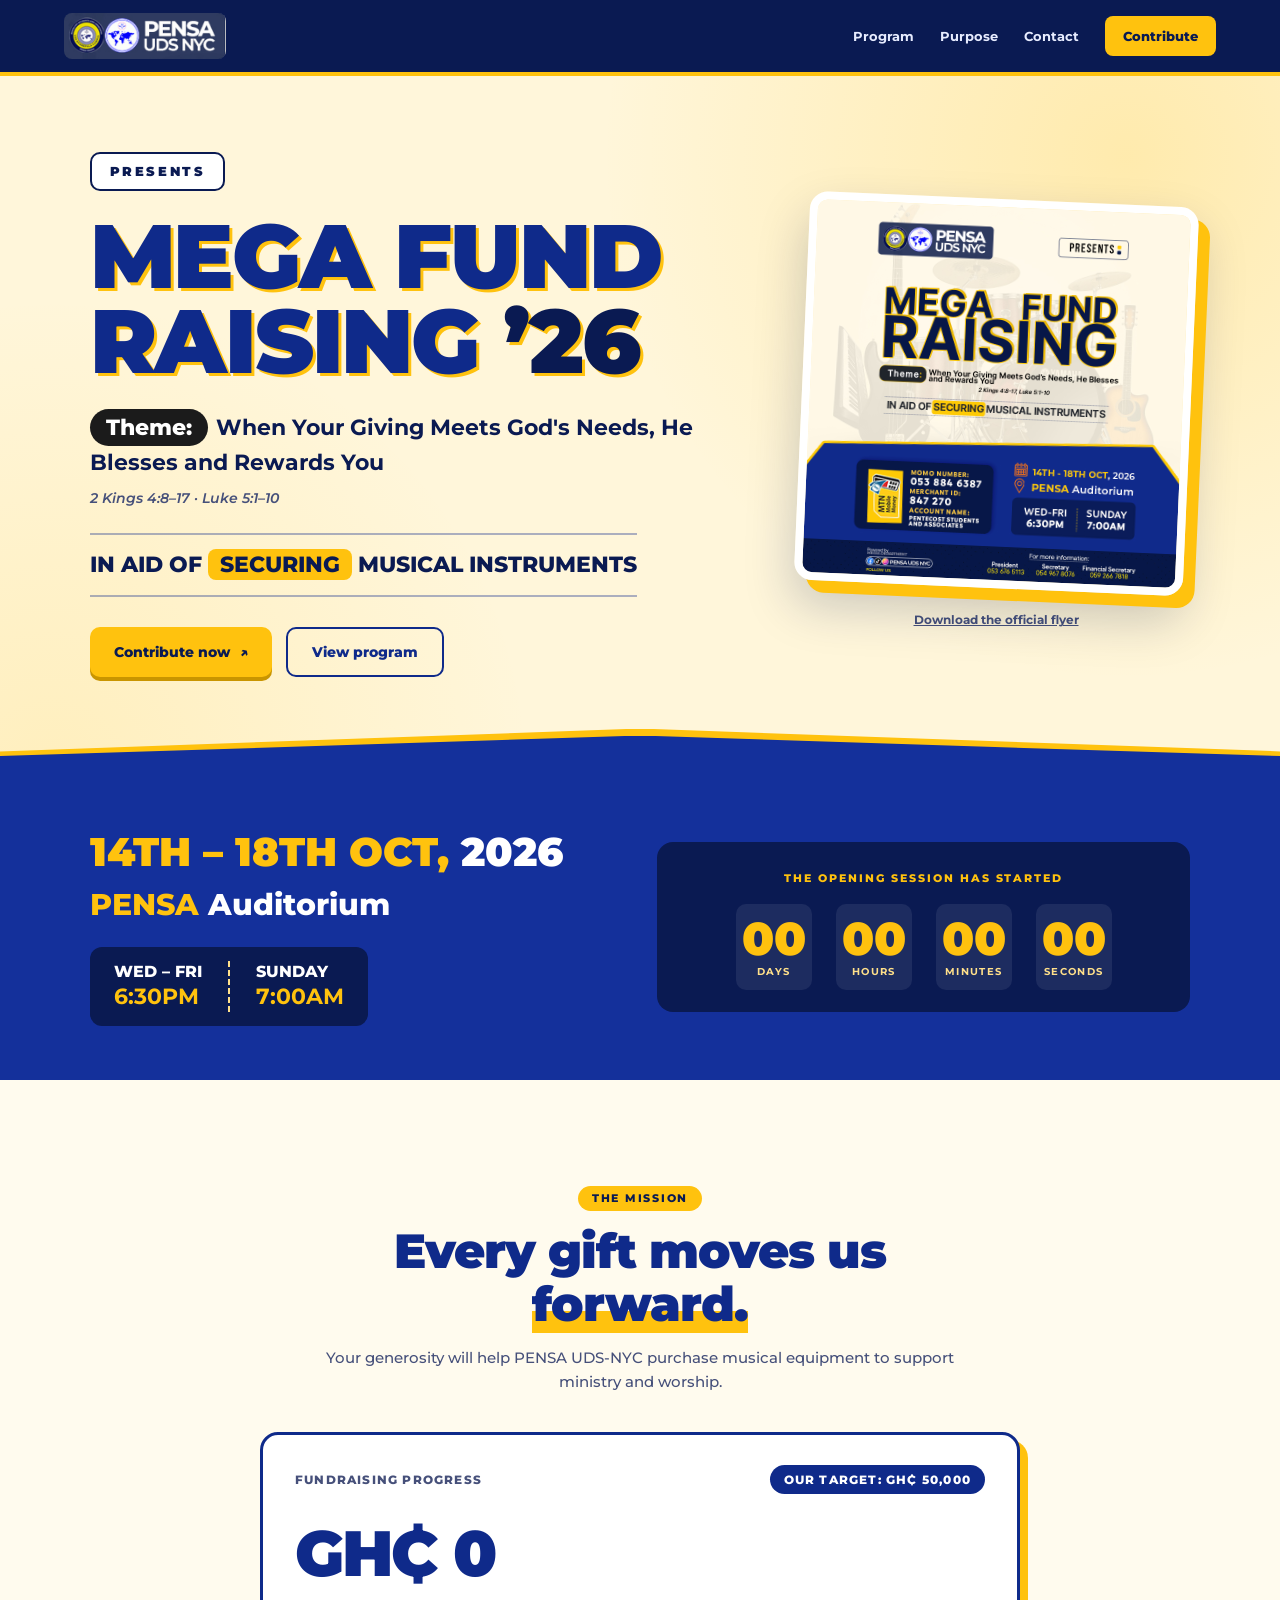
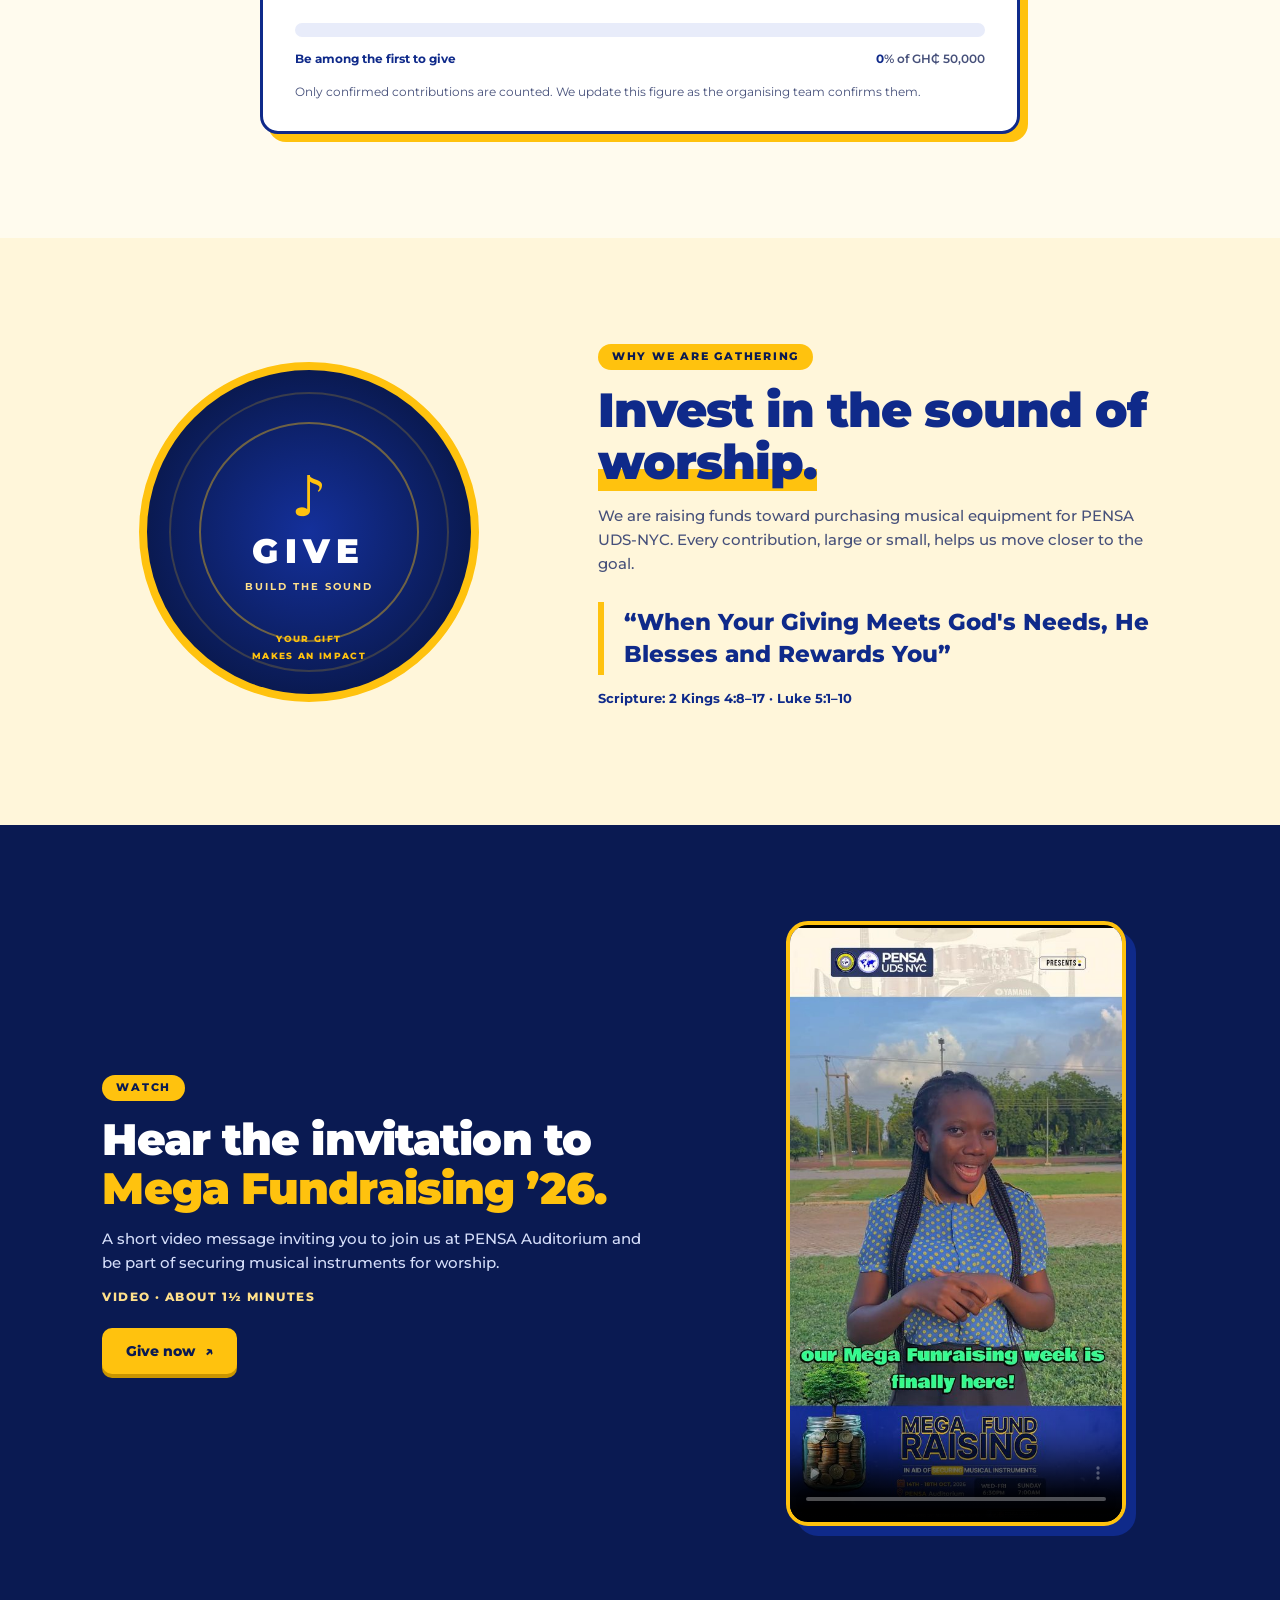
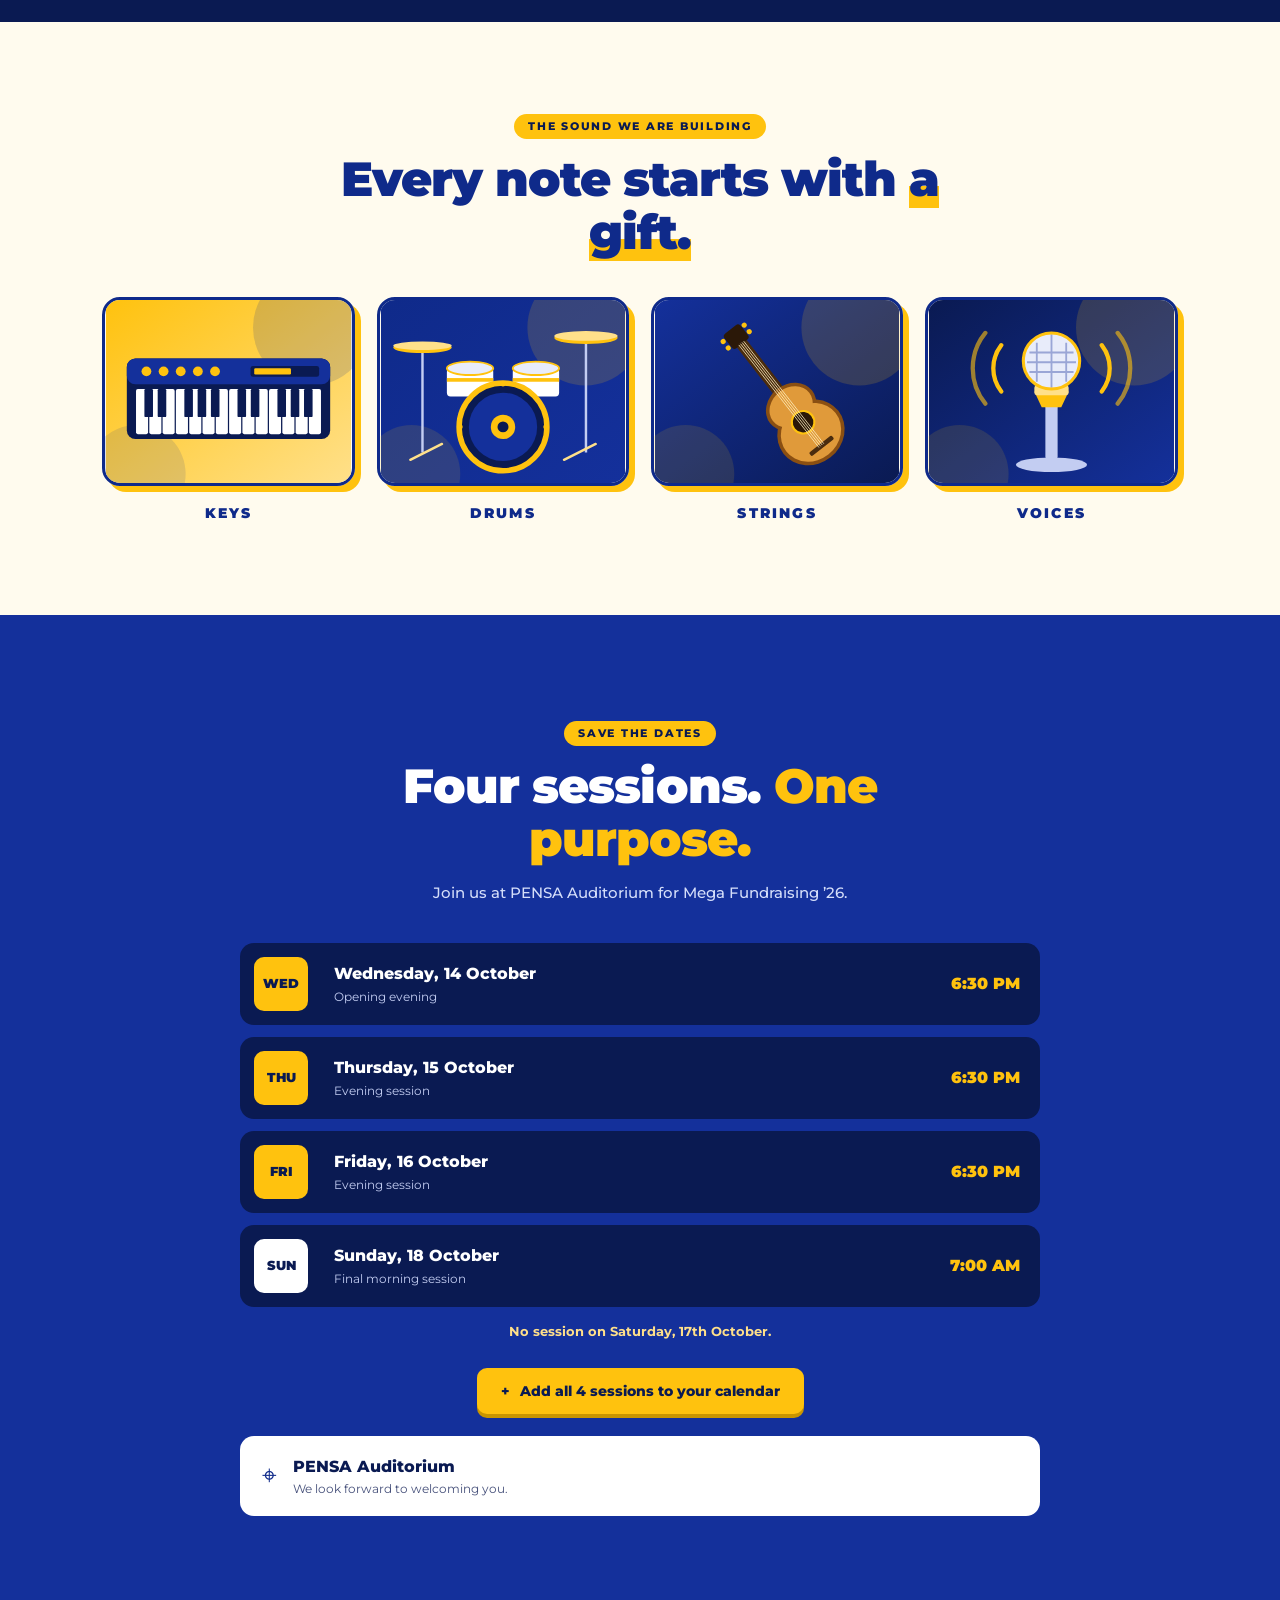
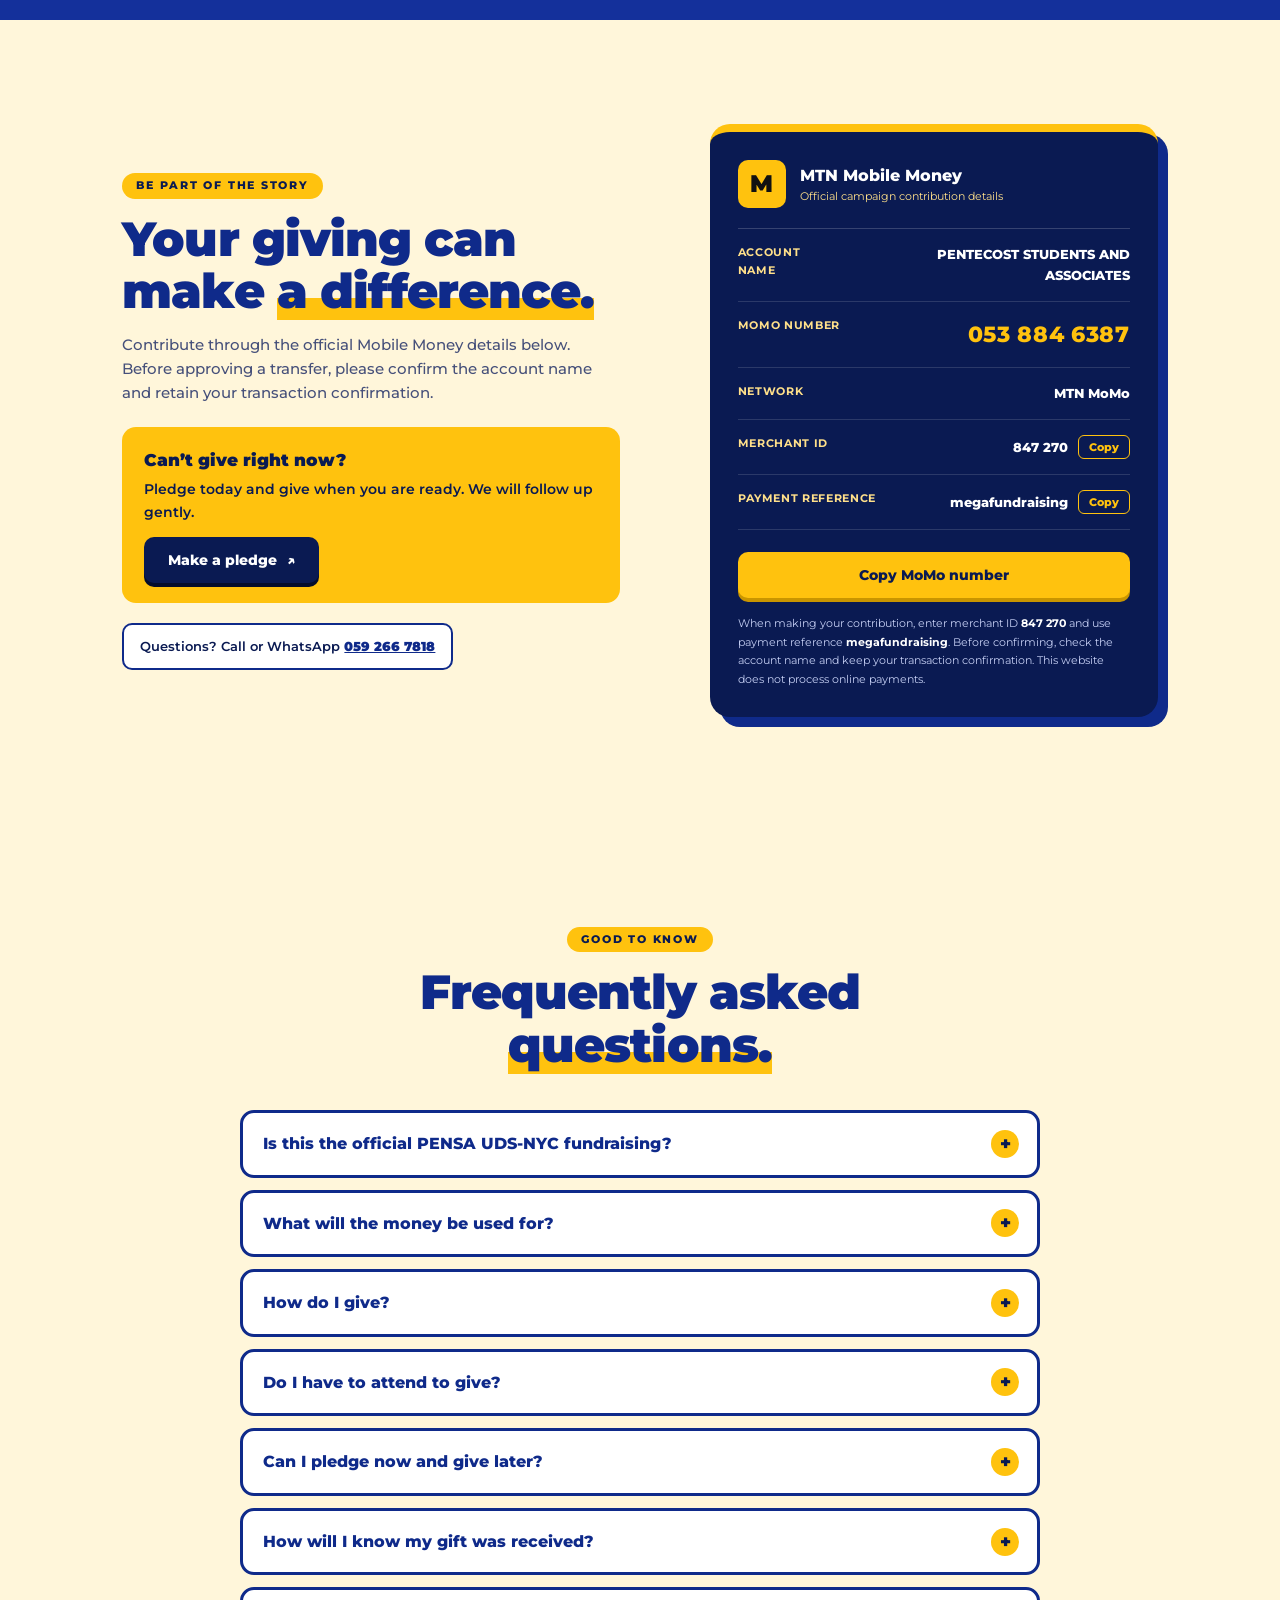
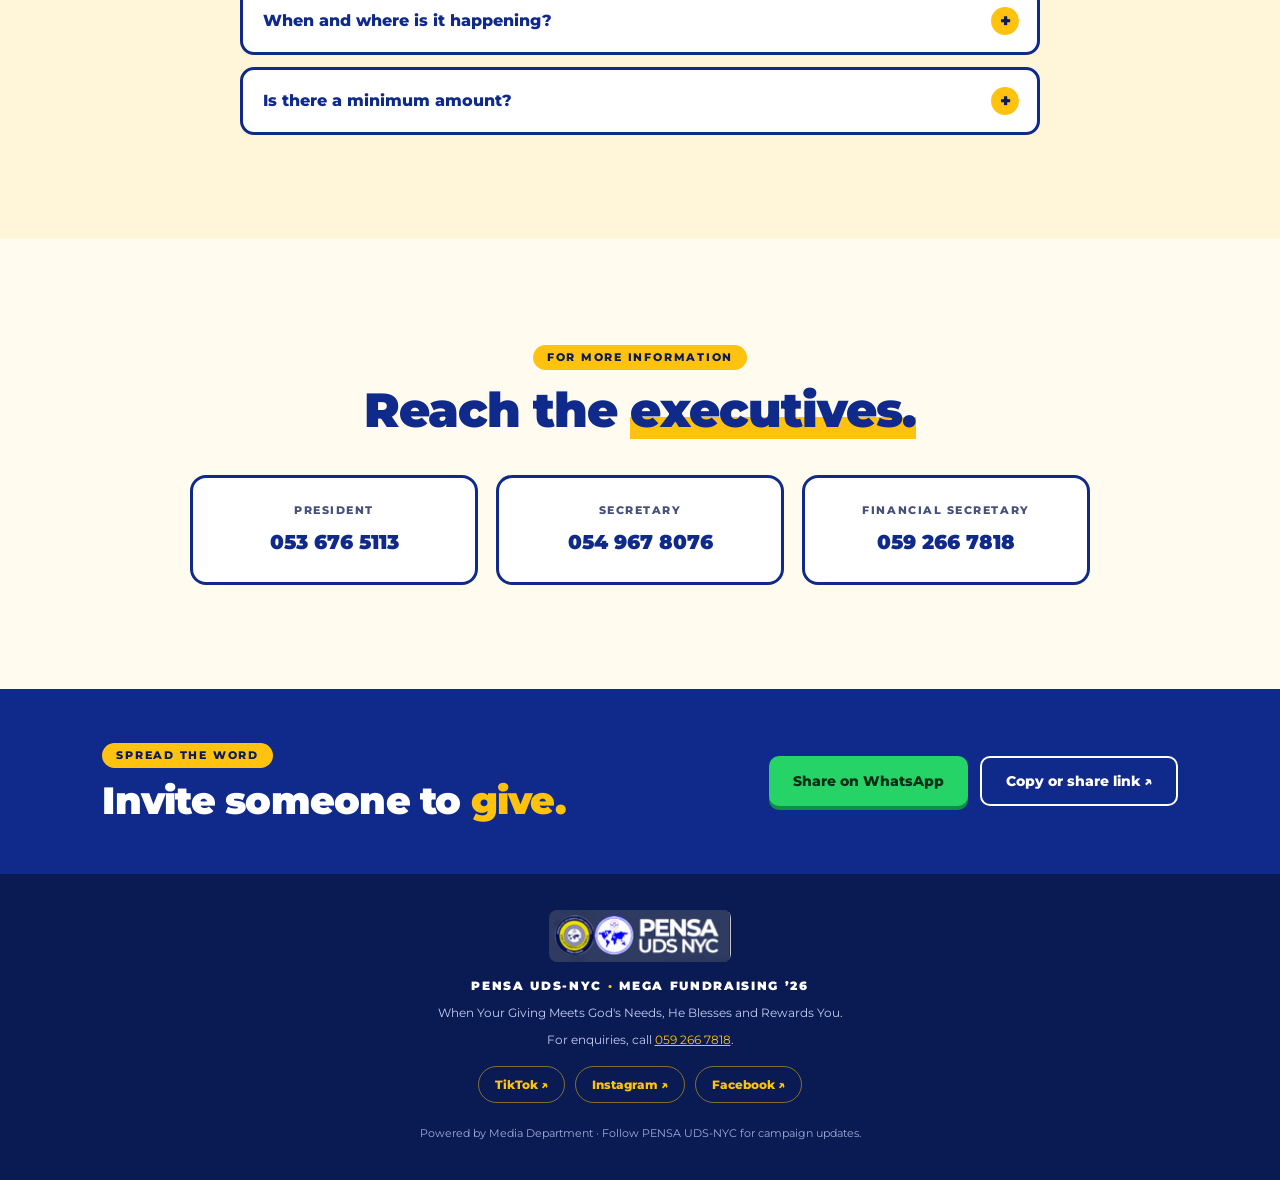
<file: index.html>
<!doctype html>
<html lang="en">
<head>
  <meta charset="utf-8">
  <meta name="viewport" content="width=device-width, initial-scale=1">
  <meta name="theme-color" content="#0a1a52">
  <meta name="description" content="Support PENSA UDS-NYC Mega Fundraising ’26 to help purchase musical equipment. 14–18 October 2026 at PENSA Auditorium.">
  <link rel="canonical" href="https://pensaudsnyc.github.io/pensa-mega-fundraising-26/">
  <meta property="og:type" content="website">
  <meta property="og:site_name" content="PENSA UDS-NYC">
  <meta property="og:url" content="https://pensaudsnyc.github.io/pensa-mega-fundraising-26/">
  <meta property="og:title" content="Mega Fundraising ’26 | PENSA UDS-NYC">
  <meta property="og:description" content="14th–18th October 2026 at PENSA Auditorium, in aid of securing musical instruments. When Your Giving Meets God's Needs, He Blesses and Rewards You.">
  <meta property="og:image" content="https://pensaudsnyc.github.io/pensa-mega-fundraising-26/assets/og-preview.jpg?v=2">
  <meta property="og:image:type" content="image/jpeg">
  <meta property="og:image:width" content="1200">
  <meta property="og:image:height" content="630">
  <meta property="og:image:alt" content="Mega Fundraising ’26 by PENSA UDS-NYC, 14th to 18th October 2026 at PENSA Auditorium">
  <meta name="twitter:card" content="summary_large_image">
  <meta name="twitter:title" content="Mega Fundraising ’26 | PENSA UDS-NYC">
  <meta name="twitter:description" content="14th–18th October 2026 at PENSA Auditorium, in aid of securing musical instruments.">
  <meta name="twitter:image" content="https://pensaudsnyc.github.io/pensa-mega-fundraising-26/assets/og-preview.jpg?v=2">
  <title>Mega Fundraising ’26 | PENSA UDS-NYC</title>
  <link rel="preconnect" href="https://fonts.googleapis.com">
  <link rel="preconnect" href="https://fonts.gstatic.com" crossorigin>
  <link href="https://fonts.googleapis.com/css2?family=Montserrat:wght@500;600;700;800;900&display=swap" rel="stylesheet">
  <link rel="stylesheet" href="assets/style.css?v=7">
  <script defer src="assets/script.js?v=7"></script>
</head>
<body>
<header class="site-header">
  <a class="brand" href="#top" aria-label="PENSA UDS-NYC home"><img src="assets/pensa-logo.png" alt="PENSA UDS NYC" width="162" height="46"></a>
  <nav aria-label="Main navigation"><a href="#program">Program</a><a href="#purpose">Purpose</a><a href="#contact">Contact</a><a class="nav-cta" href="#contribute">Contribute</a></nav>
</header>
<main id="top">
<section class="hero">
  <div class="hero-inner">
    <div class="hero-copy">
      <span class="presents">PRESENTS</span>
      <h1>MEGA FUND<br>RAISING <em>’26</em></h1>
      <p class="theme"><span class="theme-tag">Theme:</span>When Your Giving Meets God's Needs, He Blesses and Rewards You</p>
      <p class="scripture">2 Kings 4:8–17 · Luke 5:1–10</p>
      <p class="aid">IN AID OF <mark>SECURING</mark> MUSICAL INSTRUMENTS</p>
      <div class="hero-actions"><a class="btn btn-gold" href="#contribute">Contribute now <span aria-hidden="true">↗</span></a><a class="btn btn-outline" href="#program">View program</a></div>
    </div>
    <figure class="hero-flyer">
      <img src="assets/mega-fundraising-flyer.jpg?v=2" alt="Official Mega Fund Raising flyer: 14th to 18th October 2026 at PENSA Auditorium" width="800" height="800">
      <figcaption><a href="assets/mega-fundraising-flyer.jpg?v=2" download>Download the official flyer</a></figcaption>
    </figure>
  </div>
  <div class="hero-band">
    <div class="band-inner">
      <div>
        <div class="band-date">14TH – 18TH OCT, <span>2026</span></div>
        <div class="band-venue"><span>PENSA</span> Auditorium</div>
        <div class="times"><div>WED – FRI<b>6:30PM</b></div><div>SUNDAY<b>7:00AM</b></div></div>
      </div>
      <div class="countdown" data-event="2026-10-14T18:30:00+00:00"><span class="countdown-label">COUNTDOWN TO THE OPENING SESSION</span><div class="countdown-grid"><div><strong data-days>--</strong><small>DAYS</small></div><div><strong data-hours>--</strong><small>HOURS</small></div><div><strong data-minutes>--</strong><small>MINUTES</small></div><div><strong data-seconds>--</strong><small>SECONDS</small></div></div></div>
    </div>
  </div>
</section>
<section class="goal-section"><div class="section-heading"><span class="section-kicker">THE MISSION</span><h2>Every gift moves us <span>forward.</span></h2><p>Your generosity will help PENSA UDS-NYC purchase musical equipment to support ministry and worship.</p></div>
<div class="goal-card" data-goal-card><div class="goal-top"><span>FUNDRAISING PROGRESS</span><span class="goal-badge">OUR TARGET: GH₵ <span data-goal-text>50,000</span></span></div><div class="goal-number">GH₵ <span data-raised>0</span></div><div class="progress-track" role="progressbar" aria-label="Fundraising progress" aria-valuemin="0" aria-valuemax="100" aria-valuenow="0"><div class="progress-fill" style="width:0%"></div></div><div class="goal-bottom"><span><strong data-progress-message>Be among the first to give</strong></span><span data-percent-wrap><strong data-percent>0</strong>% of GH₵ <span data-goal-text>50,000</span></span></div><div class="goal-note" data-goal-note>Only confirmed contributions are counted. We update this figure as the organising team confirms them.</div></div></section>
<section id="purpose" class="purpose-section"><div class="purpose-art" aria-hidden="true"><div class="art-ring ring-one"></div><div class="art-ring ring-two"></div><div class="art-center"><span>♪</span><strong>GIVE</strong><small>BUILD THE SOUND</small></div><div class="art-caption">YOUR GIFT<br>MAKES AN IMPACT</div></div>
<div class="purpose-copy"><span class="section-kicker">WHY WE ARE GATHERING</span><h2>Invest in the sound of <span>worship.</span></h2><p>We are raising funds toward purchasing musical equipment for PENSA UDS-NYC. Every contribution, large or small, helps us move closer to the goal.</p><blockquote>“When Your Giving Meets God's Needs, He Blesses and Rewards You”</blockquote><p class="scripture-dark">Scripture: 2 Kings 4:8–17 · Luke 5:1–10</p></div></section>
<section id="watch" class="watch-section" aria-labelledby="watch-title"><div class="watch-inner"><div class="watch-copy"><span class="section-kicker">WATCH</span><h2 id="watch-title">Hear the invitation to <span>Mega Fundraising ’26.</span></h2><p>A short video message inviting you to join us at PENSA Auditorium and be part of securing musical instruments for worship.</p><p class="watch-meta">Video · about 1½ minutes</p><div class="watch-actions"><a class="btn btn-gold" href="#contribute">Give now <span aria-hidden="true">↗</span></a></div></div>
<figure class="watch-video"><video controls playsinline preload="metadata" poster="assets/video/poster.jpg?v=2" aria-label="Video invitation to Mega Fundraising ’26"><source src="assets/video/mega-fundraising-invitation.mp4?v=2" type="video/mp4">Your browser cannot play this video. <a href="assets/video/mega-fundraising-invitation.mp4?v=2">Download it here</a>.</video></figure></div></section>
<section class="sound-section" aria-labelledby="sound-title"><div class="section-heading"><span class="section-kicker">THE SOUND WE ARE BUILDING</span><h2 id="sound-title">Every note starts with <span>a gift.</span></h2></div>
<div class="sound-grid">
<figure><img src="assets/instruments/keyboard.svg" alt="Illustration of a keyboard" width="400" height="300" loading="lazy"><figcaption>Keys</figcaption></figure>
<figure><img src="assets/instruments/drums.svg" alt="Illustration of a drum kit" width="400" height="300" loading="lazy"><figcaption>Drums</figcaption></figure>
<figure><img src="assets/instruments/guitar.svg" alt="Illustration of an acoustic guitar" width="400" height="300" loading="lazy"><figcaption>Strings</figcaption></figure>
<figure><img src="assets/instruments/mic.svg" alt="Illustration of a microphone with sound waves" width="400" height="300" loading="lazy"><figcaption>Voices</figcaption></figure>
</div></section>
<section id="program" class="program-section"><div class="section-heading"><span class="section-kicker">SAVE THE DATES</span><h2>Four sessions. <span>One purpose.</span></h2><p>Join us at PENSA Auditorium for Mega Fundraising ’26.</p></div>
<div class="schedule">
<article class="schedule-item"><span class="day">WED</span><div><strong>Wednesday, 14 October</strong><small>Opening evening</small></div><time>6:30 PM</time></article>
<article class="schedule-item"><span class="day">THU</span><div><strong>Thursday, 15 October</strong><small>Evening session</small></div><time>6:30 PM</time></article>
<article class="schedule-item"><span class="day">FRI</span><div><strong>Friday, 16 October</strong><small>Evening session</small></div><time>6:30 PM</time></article>
<article class="schedule-item sunday"><span class="day">SUN</span><div><strong>Sunday, 18 October</strong><small>Final morning session</small></div><time>7:00 AM</time></article></div>
<p class="schedule-note">No session on Saturday, 17th October.</p>
<div class="program-cta"><a class="btn btn-gold" href="assets/mega-fundraising-26.ics" download="Mega-Fundraising-26.ics"><span aria-hidden="true">+</span> Add all 4 sessions to your calendar</a></div><div class="venue-line"><span aria-hidden="true">⌖</span><div><strong>PENSA Auditorium</strong><small>We look forward to welcoming you.</small></div></div>
</section>
<section id="contribute" class="contribute-section"><div class="contribute-copy"><span class="section-kicker">BE PART OF THE STORY</span><h2>Your giving can make <span>a difference.</span></h2><p>Contribute through the official Mobile Money details below. Before approving a transfer, please confirm the account name and retain your transaction confirmation.</p><div class="pledge-box"><strong>Can’t give right now?</strong><p>Pledge today and give when you are ready. We will follow up gently.</p><a class="btn btn-gold" data-pledge-link href="https://docs.google.com/forms/d/10XDHT6JC_hMSRO6arjjvWpbvuRdxy5zmkfPhGguwsmo/viewform" target="_blank" rel="noopener noreferrer">Make a pledge <span aria-hidden="true">↗</span></a></div><div class="contact-chip">Questions? Call or WhatsApp <a href="https://wa.me/233592667818">059 266 7818</a></div></div>
<div class="momo-card"><div class="momo-head"><span class="momo-icon">M</span><div><strong>MTN Mobile Money</strong><small>Official campaign contribution details</small></div></div><div class="momo-row"><span>Account name</span><strong>PENTECOST STUDENTS AND ASSOCIATES</strong></div><div class="momo-row"><span>MoMo number</span><strong class="momo-number">053 884 6387</strong></div><div class="momo-row"><span>Network</span><strong>MTN MoMo</strong></div><div class="momo-row copy-detail-row"><span>Merchant ID</span><strong>847 270 <button class="copy-detail" type="button" data-copy="847270" aria-label="Copy merchant ID">Copy</button></strong></div><div class="momo-row copy-detail-row"><span>Payment reference</span><strong>megafundraising <button class="copy-detail" type="button" data-copy="megafundraising" aria-label="Copy payment reference">Copy</button></strong></div><button class="btn btn-gold copy-number" data-copy="0538846387">Copy MoMo number</button><p class="momo-warning">When making your contribution, enter merchant ID <strong>847 270</strong> and use payment reference <strong>megafundraising</strong>. Before confirming, check the account name and keep your transaction confirmation. This website does not process online payments.</p></div></section>
<section id="faq" class="faq-section"><div class="section-heading"><span class="section-kicker">GOOD TO KNOW</span><h2>Frequently asked <span>questions.</span></h2></div>
<div class="faq-list">
<details><summary>Is this the official PENSA UDS-NYC fundraising?</summary><p>Yes. This page is published by the PENSA UDS-NYC media team for Mega Fundraising ’26. You can confirm any detail with the executives listed in the contact section below.</p></details>
<details><summary>What will the money be used for?</summary><p>Contributions go toward purchasing musical instruments and equipment for PENSA UDS-NYC, to support ministry and worship.</p></details>
<details><summary>How do I give?</summary><p>Use MTN Mobile Money. Send to the MoMo number or merchant ID shown in the contribution card, use the payment reference <strong>megafundraising</strong>, and check that the account name reads <strong>PENTECOST STUDENTS AND ASSOCIATES</strong> before you confirm. This website does not process payments.</p></details>
<details><summary>Do I have to attend to give?</summary><p>No. You can give from anywhere using the MoMo details, and you are also welcome to join us at PENSA Auditorium.</p></details>
<details class="pledge-faq"><summary>Can I pledge now and give later?</summary><p>Yes. Use the “Make a pledge” button in the contribution section to tell us how much you plan to give and when.</p></details>
<details><summary>How will I know my gift was received?</summary><p>Keep the MoMo confirmation message from your transaction. The progress bar on this page is updated once the organising team has confirmed contributions. If you need to check on a specific gift, contact the Financial Secretary.</p></details>
<details><summary>When and where is it happening?</summary><p>14th to 18th October 2026 at PENSA Auditorium. Wednesday, Thursday and Friday sessions start at 6:30 PM, and Sunday’s session starts at 7:00 AM. There is no session on Saturday, 17th October.</p></details>
<details><summary>Is there a minimum amount?</summary><p>Every contribution, large or small, is welcome and helps us move closer to the goal.</p></details>
</div></section>
<section id="contact" class="contacts-section"><div class="section-heading"><span class="section-kicker">FOR MORE INFORMATION</span><h2>Reach the <span>executives.</span></h2></div>
<div class="contact-grid"><a class="contact-card" href="tel:+233536765113"><small>President</small><strong>053 676 5113</strong></a><a class="contact-card" href="tel:+233549678076"><small>Secretary</small><strong>054 967 8076</strong></a><a class="contact-card" href="tel:+233592667818"><small>Financial Secretary</small><strong>059 266 7818</strong></a></div></section>
<section class="share-section"><div><span class="section-kicker">SPREAD THE WORD</span><h2>Invite someone to <span>give.</span></h2></div><div class="share-actions"><a class="btn btn-whatsapp" data-whatsapp href="https://wa.me/?text=Join%20us%20for%20PENSA%20UDS-NYC%20Mega%20Fundraising%20%E2%80%9926%2C%2014th%20to%2018th%20October%202026%20at%20PENSA%20Auditorium." target="_blank" rel="noopener noreferrer">Share on WhatsApp</a><button class="btn btn-outline share-button" data-share>Copy or share link ↗</button></div></section>
</main>
<footer class="site-footer"><img src="assets/pensa-logo.png" alt="PENSA UDS NYC" width="183" height="52"><div class="footer-brand">PENSA UDS-NYC <span>·</span> MEGA FUNDRAISING ’26</div><p>When Your Giving Meets God's Needs, He Blesses and Rewards You.</p><p class="footer-small">For enquiries, call <a href="tel:+233592667818">059 266 7818</a>.</p><div class="social-links" aria-label="PENSA UDS-NYC social media"><a href="https://www.tiktok.com/@pensa_uds_nyc?is_from_webapp=1&amp;sender_device=pc" target="_blank" rel="noopener noreferrer">TikTok ↗</a><a href="https://www.instagram.com/pensa_uds_nyc/?hl=en" target="_blank" rel="noopener noreferrer">Instagram ↗</a><a href="https://web.facebook.com/?_rdc=1&amp;_rdr#" target="_blank" rel="noopener noreferrer">Facebook ↗</a></div><small class="footer-note">Powered by Media Department · Follow PENSA UDS-NYC for campaign updates.</small></footer>
</body></html>
</file>
<file: assets/style.css>
:root{--navy:#0f2a8a;--blue:#14309b;--deep:#0a1a52;--gold:#ffc20e;--gold-soft:#ffe08a;--cream:#fff6da;--paper:#fffbee;--ink:#0a1a52;--muted:#46507a;--white:#fff}
*{box-sizing:border-box}[hidden]{display:none!important}
html{scroll-behavior:smooth;scroll-padding-top:90px}
body{margin:0;background:var(--cream);color:var(--ink);font-family:Montserrat,"Segoe UI",system-ui,-apple-system,sans-serif;line-height:1.6}
a{color:inherit}
img{max-width:100%;height:auto;display:block}
:focus-visible{outline:3px solid var(--gold);outline-offset:3px}

/* Header */
.site-header{height:76px;display:flex;align-items:center;justify-content:space-between;padding:0 clamp(18px,5vw,72px);background:var(--deep);color:#fff;position:sticky;top:0;z-index:20;border-bottom:4px solid var(--gold)}
.brand{display:flex;align-items:center;text-decoration:none}
.brand img{height:46px;width:auto;border-radius:8px}
.site-header nav{display:flex;gap:26px;align-items:center;font-size:13px;font-weight:700}
.site-header nav a{text-decoration:none;color:#e7ecff}
.site-header nav a:hover{color:var(--gold)}
.site-header .nav-cta{background:var(--gold);color:var(--deep);padding:10px 18px;border-radius:8px;font-weight:800}
.site-header .nav-cta:hover{color:var(--deep);background:var(--gold-soft)}

/* Buttons */
.btn{border:0;display:inline-flex;justify-content:center;align-items:center;gap:10px;text-decoration:none;padding:14px 24px;border-radius:10px;font:800 14px Montserrat,sans-serif;cursor:pointer;transition:transform .2s,background .2s}
.btn:hover{transform:translateY(-2px)}
.btn-gold{background:var(--gold);color:var(--deep);box-shadow:0 4px 0 #c99500}
.btn-gold:hover{background:var(--gold-soft)}
.btn-outline{background:transparent;color:inherit;border:2px solid currentColor}

/* Hero */
.hero{position:relative;overflow:hidden;background:radial-gradient(circle at 88% 8%,#ffc20e38 0,transparent 36%),radial-gradient(circle at 4% 70%,#ffc20e24 0,transparent 34%),var(--cream);padding:clamp(40px,6vw,76px) clamp(20px,7vw,110px) 0}
.hero-inner{display:grid;grid-template-columns:1.25fr .75fr;gap:clamp(28px,5vw,70px);align-items:center;max-width:1240px;margin:0 auto;padding-bottom:clamp(70px,9vw,110px)}
.presents{display:inline-block;background:#fff;border:2px solid var(--deep);border-radius:10px;padding:7px 18px;font-weight:900;font-size:13px;letter-spacing:.2em}
.hero h1{font-size:clamp(42px,7vw,92px);line-height:.95;letter-spacing:-.025em;margin:22px 0 0;font-weight:900;color:var(--navy);text-shadow:3px 3px 0 var(--gold)}
.hero h1 em{font-style:normal;color:var(--deep)}
.theme{margin:26px 0 0;font-size:clamp(17px,2vw,22px);font-weight:700;line-height:1.5;max-width:640px}
.theme-tag{display:inline-block;background:#1b1b1b;color:#fff;padding:2px 16px;border-radius:40px;margin-right:8px;font-weight:800}
.scripture{margin:8px 0 0;font-size:14px;font-weight:600;font-style:italic;color:var(--muted)}
.aid{display:inline-block;margin:24px 0 0;padding:12px 0;border-top:2px solid #0f2a8a59;border-bottom:2px solid #0f2a8a59;font-weight:800;font-size:clamp(15px,2.1vw,22px)}
.aid mark{background:var(--gold);color:var(--deep);padding:2px 12px;border-radius:8px}
.hero-actions{display:flex;gap:14px;margin-top:30px;flex-wrap:wrap}
.hero .btn-outline{color:var(--navy)}
.hero-flyer{margin:0;justify-self:center;width:100%;max-width:430px}
.hero-flyer img{border-radius:18px;border:8px solid #fff;box-shadow:12px 12px 0 var(--gold),0 24px 50px #0a1a5238;transform:rotate(2.5deg)}
.hero-flyer figcaption{margin-top:22px;text-align:center;font-size:12px;font-weight:700;color:var(--muted)}

/* Info band (angled like the flyer) */
.hero-band{position:relative;background:var(--blue);color:#fff;margin:0 calc(-1 * clamp(20px,7vw,110px));padding:42px clamp(20px,7vw,110px) 54px}
.hero-band:before,.hero-band:after{content:"";position:absolute;left:0;right:0}
.hero-band:before{top:-58px;height:60px;background:var(--gold);clip-path:polygon(0 100%,0 38%,50% 0,100% 38%,100% 100%)}
.hero-band:after{top:-51px;height:54px;background:var(--blue);clip-path:polygon(0 100%,0 38%,50% 0,100% 38%,100% 100%)}
.band-inner{position:relative;z-index:1;max-width:1240px;margin:0 auto;display:grid;grid-template-columns:1fr 1fr;gap:34px;align-items:center}
.band-date{font-weight:900;font-size:clamp(24px,3.6vw,40px);line-height:1.15;color:var(--gold)}
.band-date span{color:#fff}
.band-venue{font-weight:800;font-size:clamp(20px,2.8vw,30px);margin-top:6px}
.band-venue span{color:var(--gold)}
.times{display:inline-flex;gap:26px;margin-top:18px;padding:14px 24px;background:var(--deep);border-radius:12px;font-weight:800;font-size:16px;line-height:1.35}
.times div+div{border-left:2px dashed var(--gold-soft);padding-left:26px}
.times b{display:block;color:var(--gold);font-size:22px}
.countdown{background:var(--deep);color:#fff;border-radius:16px;padding:22px 20px;text-align:center}
.countdown>span{font-size:11px;letter-spacing:.18em;font-weight:800;color:var(--gold)}
.countdown-grid{display:flex;justify-content:center;gap:clamp(10px,2.4vw,24px);margin-top:14px}
.countdown-grid div{display:flex;flex-direction:column;min-width:64px;padding:10px 6px;background:#ffffff14;border-radius:10px}
.countdown-grid strong{font-size:clamp(28px,4.4vw,46px);line-height:1.1;font-weight:900;color:var(--gold);font-variant-numeric:tabular-nums}
.countdown-grid small{font-size:10px;letter-spacing:.14em;font-weight:700;color:var(--gold-soft)}

/* Sections */
.goal-section,.purpose-section,.program-section,.contribute-section,.contacts-section{padding:clamp(64px,9vw,104px) clamp(20px,8vw,120px)}
.section-heading{text-align:center;max-width:680px;margin:0 auto 38px}
.section-kicker{display:inline-block;background:var(--gold);color:var(--deep);padding:4px 14px;border-radius:99px;font-size:11px;letter-spacing:.16em;font-weight:800}
.section-heading h2,.purpose-copy h2,.contribute-copy h2,.share-section h2{font-size:clamp(30px,4.2vw,48px);line-height:1.1;letter-spacing:-.02em;margin:14px 0;font-weight:900;color:var(--navy)}
.section-heading h2 span,.purpose-copy h2 span,.contribute-copy h2 span{background:linear-gradient(transparent 62%,var(--gold) 62%)}
.section-heading p,.purpose-copy p,.contribute-copy p{color:var(--muted);font-size:15px;font-weight:500}

/* Goal */
.goal-section{background:var(--paper)}
.goal-card{max-width:760px;margin:auto;background:#fff;border:3px solid var(--navy);border-radius:18px;padding:30px 32px;box-shadow:8px 8px 0 var(--gold)}
.goal-top,.goal-bottom{display:flex;align-items:center;justify-content:space-between;gap:10px;font-size:12px;font-weight:800;letter-spacing:.1em;color:var(--muted)}
.goal-badge{background:var(--navy);color:#fff;border-radius:30px;padding:5px 14px}
.goal-number{font-size:clamp(38px,6vw,64px);font-weight:900;letter-spacing:-.03em;color:var(--navy);margin:8px 0 18px}
.progress-track{height:14px;background:#e8ecfa;border-radius:20px;overflow:hidden}
.progress-fill{height:100%;min-width:0;background:var(--gold);border-radius:20px;transition:width 1.2s ease}
.goal-bottom{margin-top:12px;letter-spacing:0;font-weight:600}
.goal-bottom strong{color:var(--navy)}
.goal-note{font-size:12px;color:var(--muted);margin-top:14px}

/* Purpose */
.purpose-section{display:grid;grid-template-columns:minmax(230px,.8fr) 1.2fr;gap:clamp(40px,8vw,110px);align-items:center;max-width:1240px;margin:0 auto}
.purpose-art{height:340px;max-width:340px;width:100%;margin:auto;position:relative;border-radius:50%;background:radial-gradient(circle,var(--blue),var(--deep) 70%);border:8px solid var(--gold);display:grid;place-items:center;color:#fff;overflow:hidden}
.art-ring{position:absolute;border:2px solid #ffc20e66;border-radius:50%;width:220px;height:220px}
.ring-two{width:280px;height:280px;border-color:#ffc20e30}
.art-center{display:flex;align-items:center;flex-direction:column;z-index:1}
.art-center span{font-size:56px;color:var(--gold);line-height:1}
.art-center strong{font-size:34px;letter-spacing:.2em;font-weight:900}
.art-center small{font-size:10px;letter-spacing:.2em;color:var(--gold-soft);font-weight:700}
.art-caption{position:absolute;bottom:30px;font-size:9px;letter-spacing:.15em;line-height:1.8;color:var(--gold);font-weight:800;text-align:center}
.purpose-copy blockquote{margin:26px 0 12px;border-left:6px solid var(--gold);padding:4px 0 4px 20px;font:800 clamp(18px,2.2vw,23px)/1.4 Montserrat,sans-serif;color:var(--navy)}
.scripture-dark{font-size:13px!important;font-weight:700!important;color:var(--navy)!important}

/* Program */
.program-section{background:var(--blue);color:#fff}
.program-section .section-heading h2{color:#fff}
.program-section .section-heading h2 span{background:none;color:var(--gold)}
.program-section .section-heading p{color:#d5defa}
.schedule{max-width:800px;margin:auto;display:grid;gap:12px}
.schedule-item{display:grid;grid-template-columns:62px 1fr auto;gap:18px;align-items:center;padding:14px 20px 14px 14px;background:var(--deep);border-radius:14px}
.day{display:grid;place-items:center;width:54px;height:54px;border-radius:10px;background:var(--gold);color:var(--deep);font-size:13px;font-weight:900}
.schedule-item strong,.schedule-item small{display:block}
.schedule-item strong{font-size:16px;font-weight:800}
.schedule-item small{font-size:12px;color:#c3cdf2}
.schedule-item time{font-size:16px;font-weight:900;color:var(--gold)}
.schedule-item.sunday .day{background:#fff}
.venue-line{max-width:800px;margin:22px auto 0;padding:18px 22px;background:#fff;color:var(--deep);border-radius:14px;display:flex;align-items:center;gap:16px}
.venue-line>span{font-size:26px;color:var(--navy)}
.venue-line strong,.venue-line small{display:block}
.venue-line strong{font-size:16px;font-weight:800}
.venue-line small{font-size:12px;color:var(--muted)}

/* Contribute */
.contribute-section{display:grid;grid-template-columns:1fr minmax(300px,.9fr);gap:clamp(36px,7vw,100px);align-items:center;max-width:1240px;margin:0 auto}
.contribute-copy{max-width:520px}
.contact-chip{display:inline-block;margin-top:20px;background:#fff;border:2px solid var(--navy);padding:11px 16px;border-radius:10px;font-size:13px;font-weight:600}
.contact-chip a{font-weight:900;color:var(--navy)}
.momo-card{border-radius:20px;padding:28px;background:var(--deep);color:#fff;border-top:8px solid var(--gold);box-shadow:10px 10px 0 var(--navy)}
.momo-head{display:flex;align-items:center;gap:14px;padding-bottom:20px;border-bottom:1px solid #ffffff2e}
.momo-icon{width:48px;height:48px;border-radius:10px;background:var(--gold);color:#111;display:grid;place-items:center;font-weight:900;font-size:24px}
.momo-head strong,.momo-head small{display:block}
.momo-head strong{font-size:16px;font-weight:800}
.momo-head small{font-size:11px;color:var(--gold-soft)}
.momo-row{display:flex;justify-content:space-between;gap:12px;padding:15px 0;border-bottom:1px solid #ffffff22;font-size:13px}
.momo-row span{color:var(--gold-soft);font-weight:700;text-transform:uppercase;letter-spacing:.06em;font-size:11px}
.momo-row strong{text-align:right;font-weight:800}
.momo-number{font-size:22px;letter-spacing:.03em;color:var(--gold);white-space:nowrap}
.copy-number{width:100%;margin-top:22px}
.copy-detail-row strong{display:flex;align-items:center;gap:10px}
.copy-detail{border:1px solid var(--gold);border-radius:6px;background:transparent;color:var(--gold);padding:4px 10px;font:800 11px Montserrat,sans-serif;cursor:pointer}
.copy-detail:hover{background:#ffc20e26}
.momo-warning{font-size:11px;line-height:1.7;color:#c3cdf2;margin:16px 0 0}
.momo-warning strong{color:#fff}

/* Contacts */
.contacts-section{background:var(--paper)}
.contact-grid{max-width:900px;margin:auto;display:grid;grid-template-columns:repeat(3,1fr);gap:18px}
.contact-card{display:block;text-decoration:none;text-align:center;background:#fff;border:3px solid var(--navy);border-radius:16px;padding:24px 14px;transition:transform .2s,box-shadow .2s}
.contact-card:hover{transform:translateY(-3px);box-shadow:5px 5px 0 var(--gold)}
.contact-card small{display:block;font-size:11px;letter-spacing:.14em;font-weight:800;color:var(--muted);text-transform:uppercase}
.contact-card strong{display:block;margin-top:6px;font-size:20px;font-weight:900;color:var(--navy)}

/* Share + footer */
.share-section{background:var(--navy);color:#fff;padding:52px clamp(20px,8vw,120px);display:flex;align-items:center;justify-content:space-between;gap:20px}
.share-section h2{font-size:clamp(26px,3.2vw,38px);margin:12px 0 0;color:#fff}
.share-section h2 span{color:var(--gold)}
.share-section .section-kicker{background:var(--gold)}
.site-footer{background:var(--deep);color:#fff;padding:36px 22px;text-align:center}
.site-footer img{height:52px;width:auto;margin:0 auto 14px;border-radius:8px}
.footer-brand{font-size:12px;letter-spacing:.14em;font-weight:900}
.footer-brand span{color:var(--gold)}
.site-footer p{font-size:12px;color:#c3cdf2;margin:8px 0}
.footer-small a{color:var(--gold)}
.social-links{display:flex;justify-content:center;gap:10px;flex-wrap:wrap;margin:16px 0}
.social-links a{display:inline-block;text-decoration:none;color:var(--gold);border:1px solid #ffc20e80;border-radius:20px;padding:8px 16px;font-size:12px;font-weight:800}
.social-links a:hover{background:#ffc20e1f}
.footer-note{color:#9fadda;font-size:11px}

/* Share + calendar buttons */
.share-actions{display:flex;gap:12px;flex-wrap:wrap}
.btn-whatsapp{background:#25d366;color:#052e16;box-shadow:0 4px 0 #128c46}
.btn-whatsapp:hover{background:#4ee08a}
.schedule-note{max-width:800px;margin:14px auto 0;text-align:center;font-size:13px;font-weight:700;color:var(--gold-soft)}
.program-cta{max-width:800px;margin:26px auto 0;text-align:center}
.program-cta .btn-gold{box-shadow:0 4px 0 #c99500;text-align:center}

/* Video */
.watch-section{background:var(--deep);color:#fff;padding:clamp(60px,8vw,96px) clamp(20px,8vw,120px)}
.watch-inner{max-width:1100px;margin:0 auto;display:grid;grid-template-columns:1.1fr .9fr;gap:clamp(32px,7vw,90px);align-items:center}
.watch-copy h2{font-size:clamp(28px,4vw,44px);line-height:1.12;letter-spacing:-.02em;margin:14px 0;font-weight:900;color:#fff}
.watch-copy h2 span{color:var(--gold)}
.watch-copy p{color:#d5defa;font-size:15px;font-weight:500;margin:0 0 8px}
.watch-copy .watch-meta{font-size:12px;font-weight:800;letter-spacing:.12em;text-transform:uppercase;color:var(--gold-soft);margin-top:12px}
.watch-actions{margin-top:22px}
.watch-video{margin:0;justify-self:center;width:100%;max-width:340px}
.watch-video video{display:block;width:100%;aspect-ratio:9/16;background:#000;border-radius:22px;border:4px solid var(--gold);box-shadow:10px 10px 0 var(--navy)}
.watch-video a{color:var(--gold)}

/* Sound gallery */
.sound-section{padding:clamp(56px,8vw,90px) clamp(20px,8vw,120px);background:var(--paper)}
.sound-grid{max-width:1100px;margin:0 auto;display:grid;grid-template-columns:repeat(4,1fr);gap:22px}
.sound-grid figure{margin:0}
.sound-grid img{width:100%;height:auto;aspect-ratio:4/3;border-radius:18px;border:3px solid var(--navy);box-shadow:6px 6px 0 var(--gold);transition:transform .25s}
.sound-grid figure:hover img{transform:translateY(-4px) rotate(-1deg)}
.sound-grid figcaption{margin-top:16px;text-align:center;font-weight:900;font-size:14px;letter-spacing:.16em;text-transform:uppercase;color:var(--navy)}

/* Pledge */
.pledge-box{margin-top:22px;padding:20px 22px;background:var(--gold);border-radius:14px;color:var(--deep)}
.pledge-box strong{font-size:17px;font-weight:900}
.pledge-box p{margin:4px 0 14px;font-size:14px;font-weight:600;color:var(--deep)}
.pledge-box .btn-gold{background:var(--deep);color:#fff;box-shadow:0 4px 0 #050d2b}
.pledge-box .btn-gold:hover{background:var(--navy)}

/* FAQ */
.faq-section{padding:clamp(64px,9vw,104px) clamp(20px,8vw,120px)}
.faq-list{max-width:800px;margin:0 auto;display:grid;gap:12px}
.faq-list details{background:#fff;border:3px solid var(--navy);border-radius:14px;overflow:hidden}
.faq-list summary{cursor:pointer;list-style:none;padding:18px 54px 18px 20px;font-weight:800;font-size:16px;color:var(--navy);position:relative}
.faq-list summary::-webkit-details-marker{display:none}
.faq-list summary:after{content:"+";position:absolute;right:18px;top:50%;transform:translateY(-50%);width:28px;height:28px;border-radius:50%;background:var(--gold);color:var(--deep);display:grid;place-items:center;font-weight:900;font-size:18px;line-height:1}
.faq-list details[open] summary:after{content:"−"}
.faq-list details[open] summary{background:#fff6da}
.faq-list details p{margin:0;padding:6px 20px 20px;font-size:15px;color:var(--muted);font-weight:500}
.faq-list details p strong{color:var(--navy)}

@media(max-width:900px){.watch-inner{grid-template-columns:1fr;text-align:center}.watch-copy{order:2}.watch-video{order:1;max-width:320px}.sound-grid{grid-template-columns:repeat(2,1fr)}.hero-inner{grid-template-columns:1fr}.hero-flyer{max-width:380px}.band-inner{grid-template-columns:1fr}.purpose-section,.contribute-section{grid-template-columns:1fr}.contact-grid{grid-template-columns:1fr}}
@media(max-width:760px){.momo-number{font-size:19px}.site-header{height:68px}.site-header nav{gap:12px}.site-header nav a:not(.nav-cta){display:none}.brand img{height:40px}.hero-flyer img{transform:none}.times{gap:16px;padding:12px 16px}.times div+div{padding-left:16px}.goal-card{padding:22px 18px}.purpose-art{height:280px;max-width:280px}.art-ring{width:190px;height:190px}.ring-two{width:240px;height:240px}.schedule-item{grid-template-columns:48px 1fr auto;gap:12px;padding:12px}.day{width:46px;height:46px;font-size:12px}.schedule-item strong{font-size:14px}.schedule-item time{font-size:14px}.share-section{align-items:flex-start;flex-direction:column}.momo-card{padding:22px 18px}.countdown-grid div{min-width:56px}}
@media(prefers-reduced-motion:reduce){html{scroll-behavior:auto}.btn,.contact-card,.progress-fill,.sound-grid img{transition:none}}
</file>
